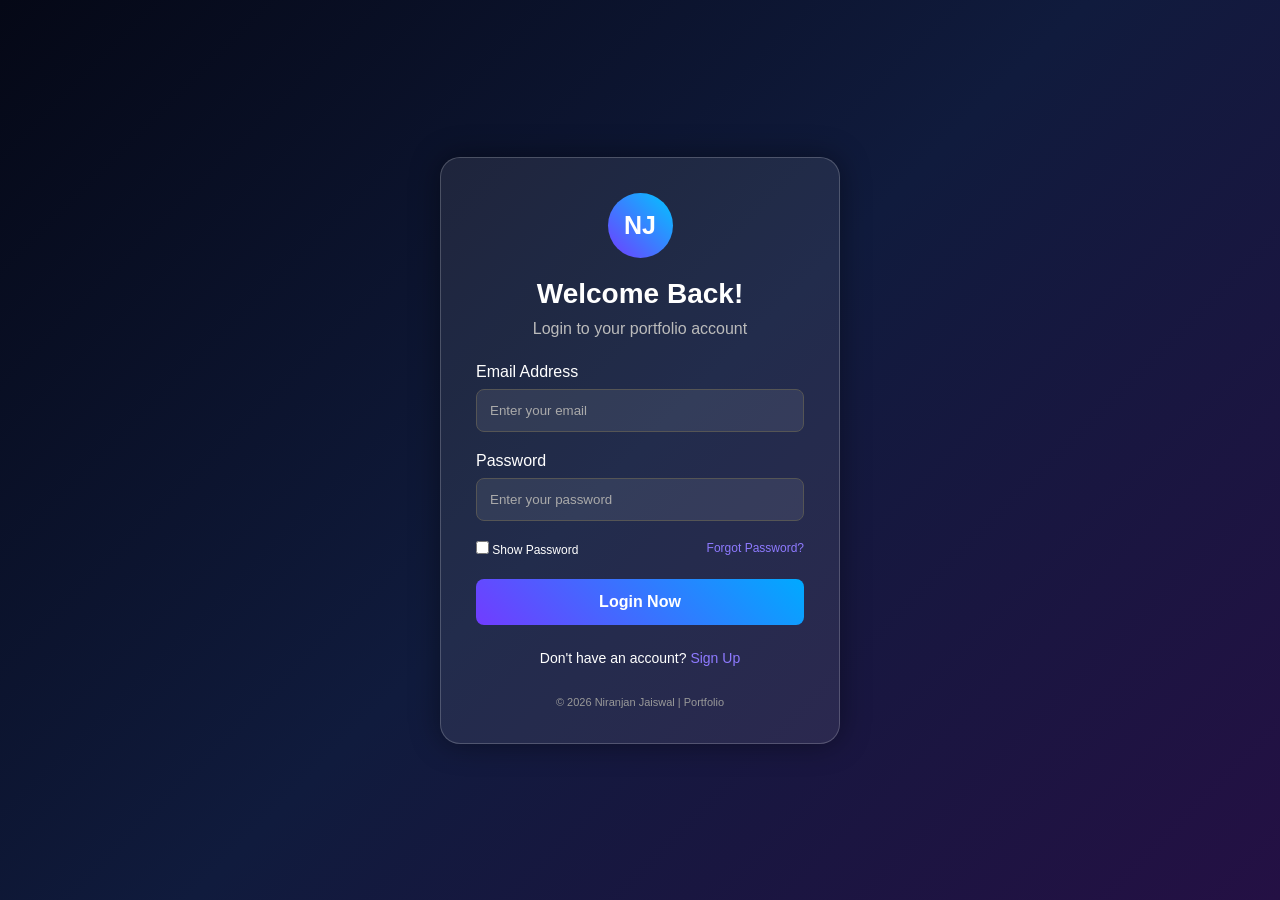
<file: index (2).html>
<!DOCTYPE html>
<html lang="en">
<head>
    <meta charset="UTF-8">
    <meta name="viewport" content="width=device-width, initial-scale=1.0">
    <title>Niranjan | Portfolio Login</title>
    <link rel="stylesheet" href="style.css">
</head>
<body>

    <div class="container">

        <div class="login-box">

            <div class="logo">NJ</div>

            <h1>Welcome Back!</h1>
            <p class="subtitle">Login to your portfolio account</p>

            <form id="loginForm">

                <div class="input-box">
                    <label>Email Address</label>
                    <input type="email" id="email"
                    placeholder="Enter your email" required>
                </div>

                <div class="input-box">
                    <label>Password</label>
                    <input type="password" id="password"
                    placeholder="Enter your password" required>
                </div>

                <div class="options">
                    <label>
                        <input type="checkbox" id="showPassword">
                        Show Password
                    </label>

                    <a href="#" id="forgot">Forgot Password?</a>
                </div>

                <button type="submit">Login Now</button>

                <p id="message"></p>

            </form>

            <p class="signup">
                Don't have an account?
                <a href="#" id="signup">Sign Up</a>
            </p>

            <div class="footer">
                © 2026 Niranjan Jaiswal | Portfolio
            </div>

        </div>

    </div>

    <script src="script.js"></script>

</body>
</html>
</file>
<file: style.css>
* {
    margin: 0;
    padding: 0;
    box-sizing: border-box;
}

body {
    font-family: Arial, sans-serif;
    background: linear-gradient(135deg, #050816, #101b3d, #241044);
    min-height: 100vh;
    display: flex;
    justify-content: center;
    align-items: center;
    color: white;
}

.container {
    width: 100%;
    padding: 20px;
    display: flex;
    justify-content: center;
    align-items: center;
}

.login-box {
    width: 400px;
    padding: 35px;
    background-color: rgba(255,255,255,0.08);
    border: 1px solid rgba(255,255,255,0.2);
    border-radius: 20px;
    box-shadow: 0 0 30px rgba(0,0,0,0.4);
}

.logo {
    width: 65px;
    height: 65px;
    background: linear-gradient(45deg, #713cff, #00c6ff);
    border-radius: 50%;
    display: flex;
    justify-content: center;
    align-items: center;
    font-size: 25px;
    font-weight: bold;
    margin: auto;
}

h1 {
    text-align: center;
    margin-top: 20px;
    font-size: 28px;
}

.subtitle {
    text-align: center;
    color: #bbb;
    margin: 10px 0 25px;
}

.input-box {
    margin-bottom: 20px;
}

.input-box label {
    display: block;
    margin-bottom: 8px;
}

.input-box input {
    width: 100%;
    padding: 13px;
    border: 1px solid #555;
    border-radius: 8px;
    background-color: rgba(255,255,255,0.08);
    color: white;
    outline: none;
}

.input-box input:focus {
    border-color: #8b5cf6;
}

.input-box input::placeholder {
    color: #aaa;
}

.options {
    display: flex;
    justify-content: space-between;
    font-size: 12px;
    margin-bottom: 22px;
    gap: 8px;
}

.options a,
.signup a {
    color: #8e7aff;
    text-decoration: none;
}

button {
    width: 100%;
    padding: 14px;
    border: none;
    border-radius: 8px;
    background: linear-gradient(45deg, #713cff, #00aaff);
    color: white;
    font-size: 16px;
    font-weight: bold;
    cursor: pointer;
}

button:hover {
    opacity: 0.85;
}

#message {
    text-align: center;
    margin-top: 15px;
    font-size: 14px;
}

.signup {
    text-align: center;
    margin-top: 25px;
    font-size: 14px;
}

.footer {
    text-align: center;
    color: #999;
    font-size: 11px;
    margin-top: 30px;
}

@media(max-width: 450px) {
    .login-box {
        width: 100%;
        padding: 25px 20px;
    }

    .options {
        flex-wrap: wrap;
    }
}
</file>
